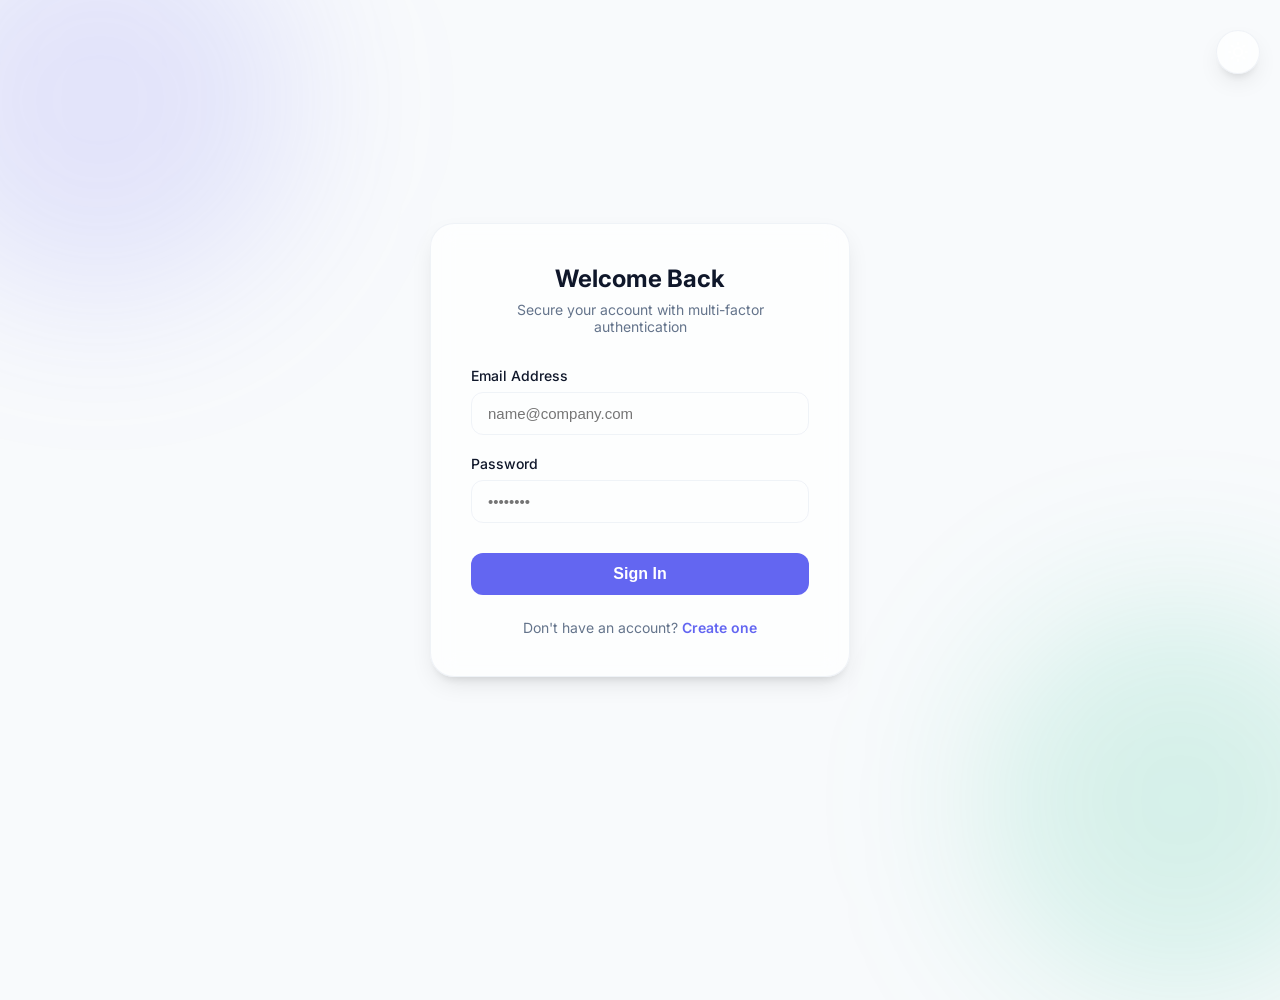
<file: index.html>
<!DOCTYPE html>
<html lang="en">
<head>
    <meta charset="UTF-8">
    <meta name="viewport" content="width=device-width, initial-scale=1.0">
    <title>Login | MFA Secure</title>
    <link rel="stylesheet" href="style.css">
    <link rel="preconnect" href="https://fonts.googleapis.com">
    <link rel="preconnect" href="https://fonts.gstatic.com" crossorigin>
    <link href="https://fonts.googleapis.com/css2?family=Inter:wght@400;500;600;700&display=swap" rel="stylesheet">
</head>
<body>
    <button class="theme-toggle" id="themeToggle" title="Toggle Dark Mode">
        <svg xmlns="http://www.w3.org/2000/svg" width="20" height="20" viewBox="0 0 24 24" fill="none" stroke="currentColor" stroke-width="2" stroke-linecap="round" stroke-linejoin="round" class="theme-icon-sun"><circle cx="12" cy="12" r="5"/><line x1="12" y1="1" x2="12" y2="3"/><line x1="12" y1="21" x2="12" y2="23"/><line x1="4.22" y1="4.22" x2="5.64" y2="5.64"/><line x1="18.36" y1="18.36" x2="19.78" y2="19.78"/><line x1="1" y1="12" x2="3" y2="12"/><line x1="21" y1="12" x2="23" y2="12"/><line x1="4.22" y1="19.78" x2="5.64" y2="18.36"/><line x1="18.36" y1="5.64" x2="19.78" y2="4.22"></svg>
    </button>

    <main class="auth-card">
        <h1>Welcome Back</h1>
        <p class="subtitle">Secure your account with multi-factor authentication</p>

        <div id="alert" class="alert"></div>

        <form id="loginForm">
            <div class="form-group">
                <label for="email">Email Address</label>
                <input type="email" id="email" placeholder="name@company.com" required>
            </div>
            <div class="form-group">
                <label for="password">Password</label>
                <input type="password" id="password" placeholder="••••••••" required>
            </div>
            
            <button type="submit" id="loginBtn">
                <div class="btn-content">
                    <span class="loader" id="loader"></span>
                    <span>Sign In</span>
                </div>
            </button>
        </form>

        <div class="auth-footer">
            Don't have an account? <a href="register.html">Create one</a>
        </div>
    </main>

    <script src="script.js"></script>
</body>
</html>
</file>
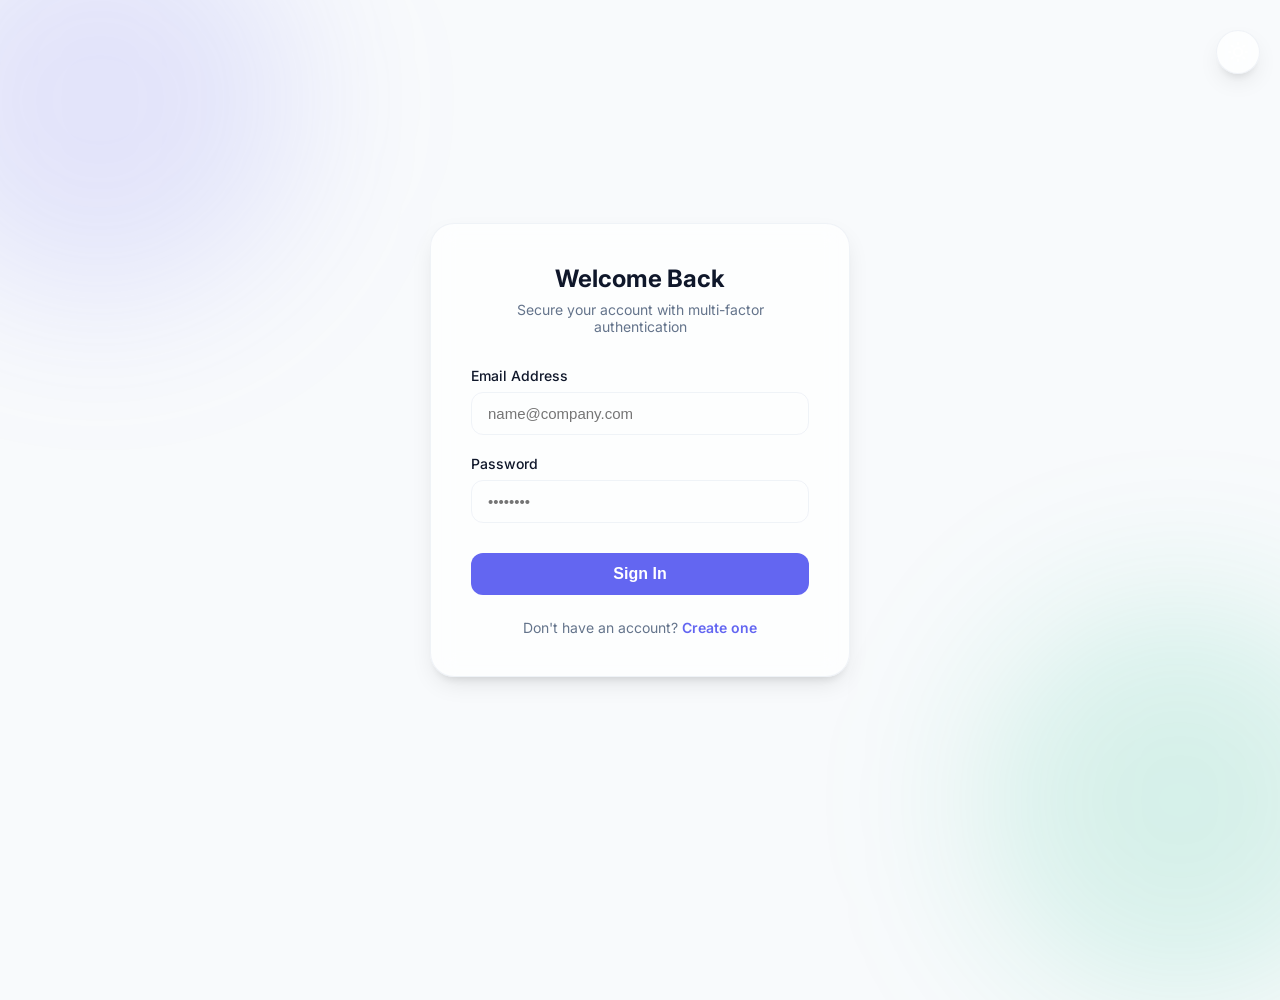
<file: dashboard.html>
<!DOCTYPE html>
<html lang="en">
<head>
    <meta charset="UTF-8">
    <meta name="viewport" content="width=device-width, initial-scale=1.0">
    <title>Dashboard | MFA Secure</title>
    <link rel="stylesheet" href="style.css">
    <link rel="preconnect" href="https://fonts.googleapis.com">
    <link rel="preconnect" href="https://fonts.gstatic.com" crossorigin>
    <link href="https://fonts.googleapis.com/css2?family=Inter:wght@400;500;600;700&display=swap" rel="stylesheet">
</head>
<body>
    <button class="theme-toggle" id="themeToggle" title="Toggle Dark Mode">
        <svg xmlns="http://www.w3.org/2000/svg" width="20" height="20" viewBox="0 0 24 24" fill="none" stroke="currentColor" stroke-width="2" stroke-linecap="round" stroke-linejoin="round"><circle cx="12" cy="12" r="5"/><line x1="12" y1="1" x2="12" y2="3"/><line x1="12" y1="21" x2="12" y2="23"/><line x1="4.22" y1="4.22" x2="5.64" y2="5.64"/><line x1="18.36" y1="18.36" x2="19.78" y2="19.78"/><line x1="1" y1="12" x2="3" y2="12"/><line x1="21" y1="12" x2="23" y2="12"/><line x1="4.22" y1="19.78" x2="5.64" y2="18.36"/><line x1="18.36" y1="5.64" x2="19.78" y2="4.22"></svg>
    </button>

    <main class="auth-card welcome-card">
        <div class="user-avatar" id="avatar">U</div>
        <h1>Welcome, <span id="userName">User</span>!</h1>
        <p class="subtitle">You have successfully logged in with two-factor authentication.</p>

        <button id="logoutBtn" style="background: var(--error-color); margin-top: 32px;">Logout</button>
    </main>

    <script src="script.js"></script>
</body>
</html>
</file>
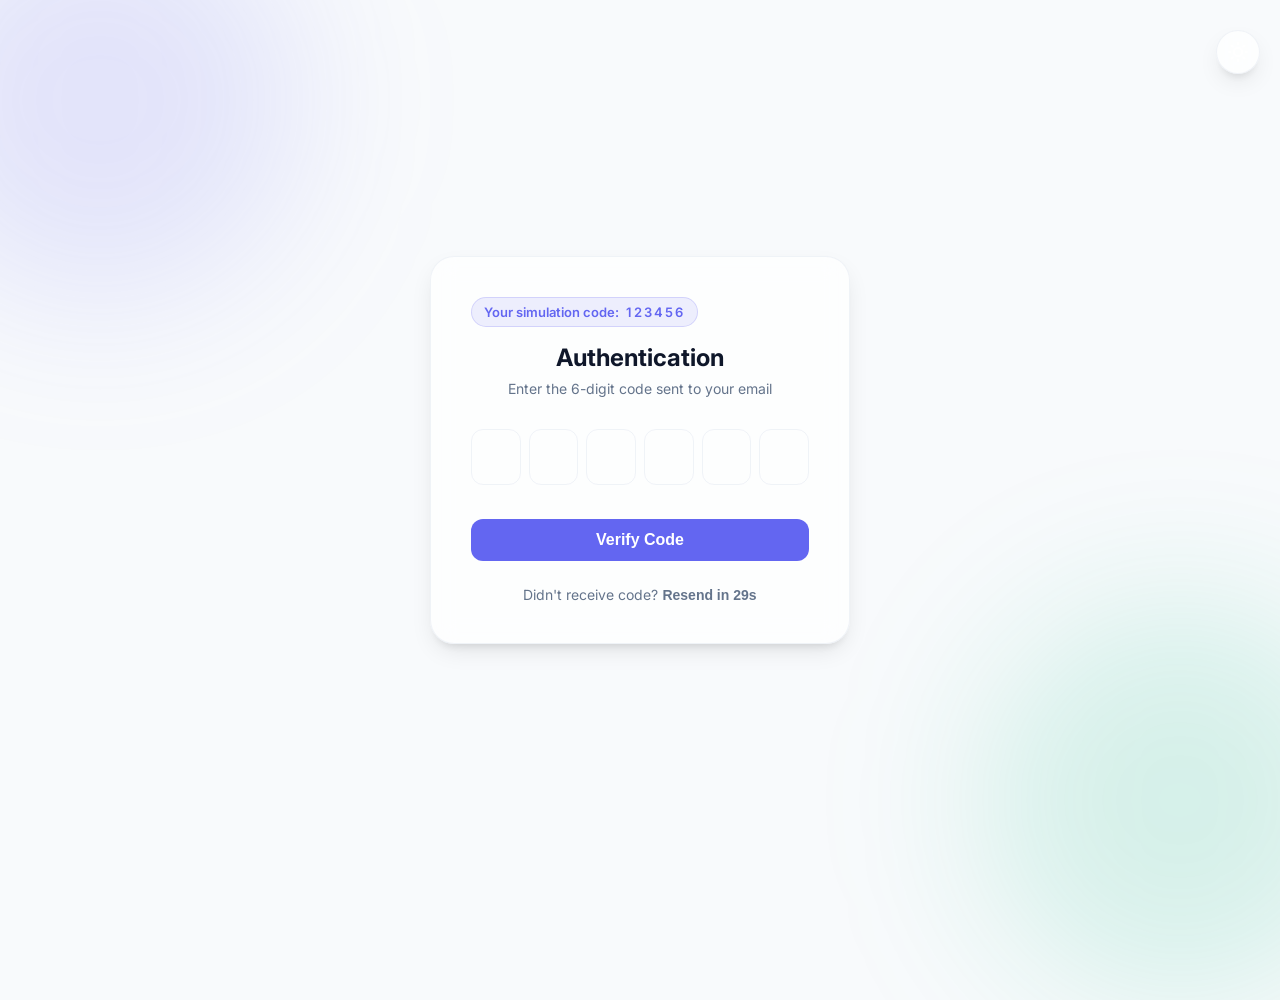
<file: otp.html>
<!DOCTYPE html>
<html lang="en">
<head>
    <meta charset="UTF-8">
    <meta name="viewport" content="width=device-width, initial-scale=1.0">
    <title>Verify OTP | MFA Secure</title>
    <link rel="stylesheet" href="style.css">
    <link rel="preconnect" href="https://fonts.googleapis.com">
    <link rel="preconnect" href="https://fonts.gstatic.com" crossorigin>
    <link href="https://fonts.googleapis.com/css2?family=Inter:wght@400;500;600;700&display=swap" rel="stylesheet">
</head>
<body>
    <button class="theme-toggle" id="themeToggle" title="Toggle Dark Mode">
        <svg xmlns="http://www.w3.org/2000/svg" width="20" height="20" viewBox="0 0 24 24" fill="none" stroke="currentColor" stroke-width="2" stroke-linecap="round" stroke-linejoin="round"><circle cx="12" cy="12" r="5"/><line x1="12" y1="1" x2="12" y2="3"/><line x1="12" y1="21" x2="12" y2="23"/><line x1="4.22" y1="4.22" x2="5.64" y2="5.64"/><line x1="18.36" y1="18.36" x2="19.78" y2="19.78"/><line x1="1" y1="12" x2="3" y2="12"/><line x1="21" y1="12" x2="23" y2="12"/><line x1="4.22" y1="19.78" x2="5.64" y2="18.36"/><line x1="18.36" y1="5.64" x2="19.78" y2="4.22"></svg>
    </button>

    <main class="auth-card">
        <div class="otp-hint">
            Your simulation code: <span>123456</span>
        </div>

        <h1>Authentication</h1>
        <p class="subtitle">Enter the 6-digit code sent to your email</p>

        <div id="alert" class="alert"></div>

        <form id="otpForm">
            <div class="otp-container">
                <input type="text" maxlength="1" class="otp-input" required>
                <input type="text" maxlength="1" class="otp-input" required>
                <input type="text" maxlength="1" class="otp-input" required>
                <input type="text" maxlength="1" class="otp-input" required>
                <input type="text" maxlength="1" class="otp-input" required>
                <input type="text" maxlength="1" class="otp-input" required>
            </div>
            
            <button type="submit" id="verifyBtn">
                <div class="btn-content">
                    <span class="loader" id="loader"></span>
                    <span>Verify Code</span>
                </div>
            </button>
        </form>

        <div class="resend-text">
            Didn't receive code? 
            <button id="resendBtn" class="resend-btn" disabled>Resend in <span id="timer">30</span>s</button>
        </div>
    </main>

    <script src="script.js"></script>
</body>
</html>
</file>
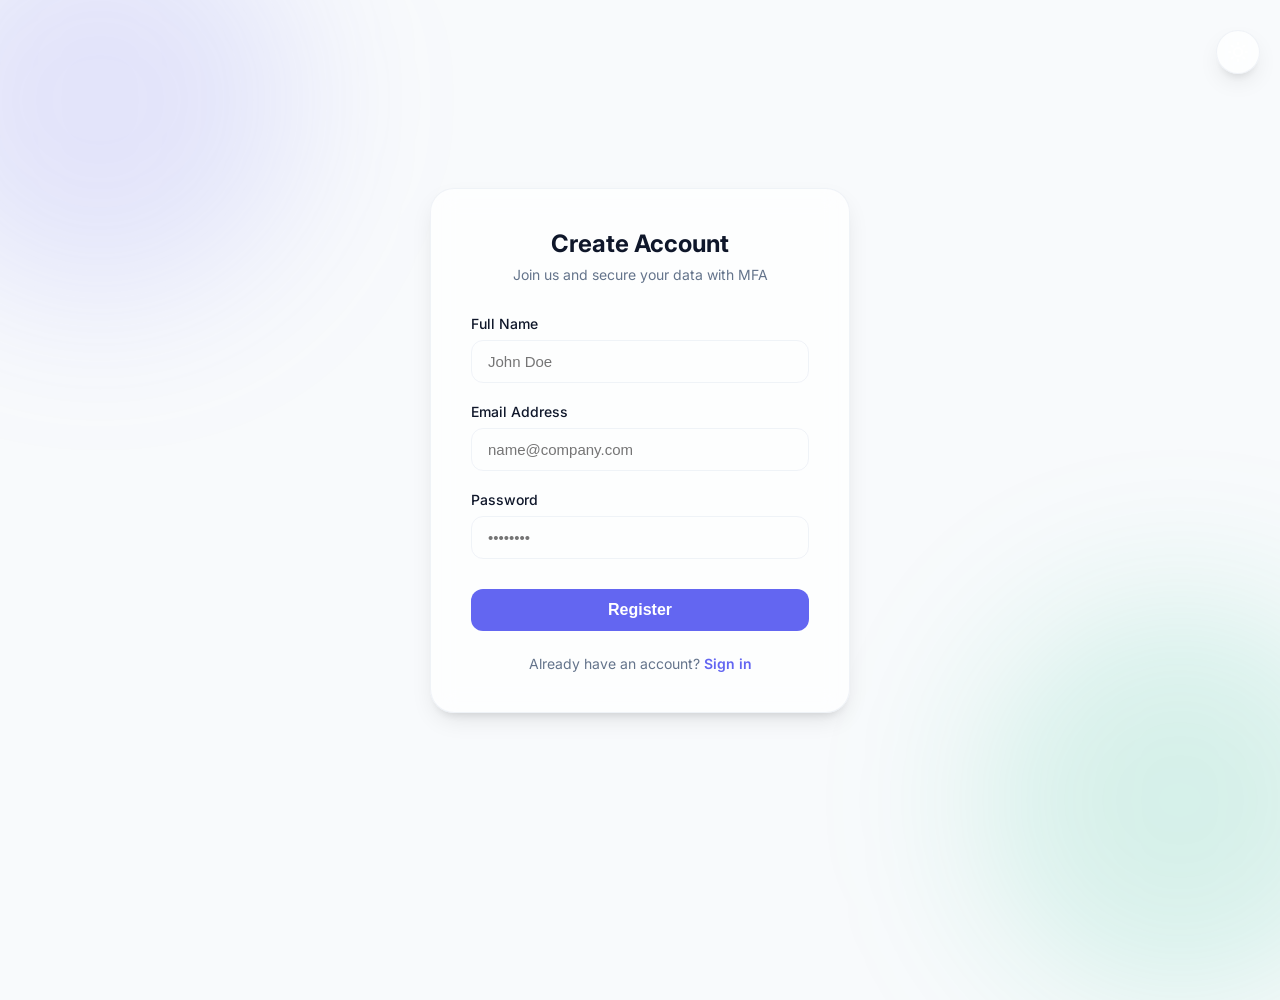
<file: register.html>
<!DOCTYPE html>
<html lang="en">
<head>
    <meta charset="UTF-8">
    <meta name="viewport" content="width=device-width, initial-scale=1.0">
    <title>Register | MFA Secure</title>
    <link rel="stylesheet" href="style.css">
    <link rel="preconnect" href="https://fonts.googleapis.com">
    <link rel="preconnect" href="https://fonts.gstatic.com" crossorigin>
    <link href="https://fonts.googleapis.com/css2?family=Inter:wght@400;500;600;700&display=swap" rel="stylesheet">
</head>
<body>
    <button class="theme-toggle" id="themeToggle" title="Toggle Dark Mode">
        <svg xmlns="http://www.w3.org/2000/svg" width="20" height="20" viewBox="0 0 24 24" fill="none" stroke="currentColor" stroke-width="2" stroke-linecap="round" stroke-linejoin="round"><circle cx="12" cy="12" r="5"/><line x1="12" y1="1" x2="12" y2="3"/><line x1="12" y1="21" x2="12" y2="23"/><line x1="4.22" y1="4.22" x2="5.64" y2="5.64"/><line x1="18.36" y1="18.36" x2="19.78" y2="19.78"/><line x1="1" y1="12" x2="3" y2="12"/><line x1="21" y1="12" x2="23" y2="12"/><line x1="4.22" y1="19.78" x2="5.64" y2="18.36"/><line x1="18.36" y1="5.64" x2="19.78" y2="4.22"></svg>
    </button>

    <main class="auth-card">
        <h1>Create Account</h1>
        <p class="subtitle">Join us and secure your data with MFA</p>

        <div id="alert" class="alert"></div>

        <form id="registerForm">
            <div class="form-group">
                <label for="name">Full Name</label>
                <input type="text" id="name" placeholder="John Doe" required>
            </div>
            <div class="form-group">
                <label for="regEmail">Email Address</label>
                <input type="email" id="regEmail" placeholder="name@company.com" required>
            </div>
            <div class="form-group">
                <label for="regPassword">Password</label>
                <input type="password" id="regPassword" placeholder="••••••••" required>
            </div>
            
            <button type="submit" id="registerBtn">
                <div class="btn-content">
                    <span class="loader" id="loader"></span>
                    <span>Register</span>
                </div>
            </button>
        </form>

        <div class="auth-footer">
            Already have an account? <a href="index.html">Sign in</a>
        </div>
    </main>

    <script src="script.js"></script>
</body>
</html>
</file>
<file: style.css>
:root {
  --primary-color: #6366f1;
  --primary-hover: #4f46e5;
  --bg-color: #f8fafc;
  --card-bg: rgba(255, 255, 255, 0.7);
  --text-color: #0f172a;
  --text-secondary: #64748b;
  --border-color: rgba(226, 232, 240, 0.5);
  --error-color: #ef4444;
  --success-color: #10b981;
  --shadow: 0 10px 25px -5px rgba(0, 0, 0, 0.1), 0 8px 10px -6px rgba(0, 0, 0, 0.1);
}

[data-theme="dark"] {
  --bg-color: #0f172a;
  --card-bg: rgba(30, 41, 59, 0.7);
  --text-color: #f1f5f9;
  --text-secondary: #94a3b8;
  --border-color: rgba(51, 65, 85, 0.5);
  --shadow: 0 20px 25px -5px rgba(0, 0, 0, 0.3), 0 10px 10px -5px rgba(0, 0, 0, 0.2);
}

* {
  margin: 0;
  padding: 0;
  box-sizing: border-box;
}

body {
  font-family: 'Inter', system-ui, -apple-system, sans-serif;
  background-color: var(--bg-color);
  color: var(--text-color);
  min-height: 100vh;
  display: flex;
  align-items: center;
  justify-content: center;
  transition: background-color 0.3s ease;
  overflow: hidden;
}

/* Background animated circles */
body::before, body::after {
  content: '';
  position: absolute;
  width: 400px;
  height: 400px;
  border-radius: 50%;
  z-index: -1;
  filter: blur(80px);
  animation: move 20s infinite alternate;
}

body::before {
  background: rgba(99, 102, 241, 0.15);
  top: -100px;
  left: -100px;
}

body::after {
  background: rgba(16, 185, 129, 0.15);
  bottom: -100px;
  right: -100px;
  animation-delay: -5s;
}

@keyframes move {
  from { transform: translate(0, 0); }
  to { transform: translate(100px, 100px); }
}

.auth-card {
  background: var(--card-bg);
  backdrop-filter: blur(12px);
  -webkit-backdrop-filter: blur(12px);
  border: 1px solid var(--border-color);
  border-radius: 24px;
  padding: 40px;
  width: 100%;
  max-width: 420px;
  box-shadow: var(--shadow);
  transition: transform 0.3s ease, background-color 0.3s ease;
}

.auth-card:hover {
  transform: translateY(-5px);
}

h1 {
  font-size: 24px;
  font-weight: 700;
  margin-bottom: 8px;
  text-align: center;
}

p.subtitle {
  color: var(--text-secondary);
  font-size: 14px;
  margin-bottom: 32px;
  text-align: center;
}

.form-group {
  margin-bottom: 20px;
}

label {
  display: block;
  font-size: 14px;
  font-weight: 500;
  margin-bottom: 8px;
  color: var(--text-color);
}

input[type="email"],
input[type="password"],
input[type="text"] {
  width: 100%;
  padding: 12px 16px;
  border-radius: 12px;
  border: 1px solid var(--border-color);
  background: transparent;
  color: var(--text-color);
  font-size: 15px;
  outline: none;
  transition: border-color 0.2s, box-shadow 0.2s;
}

input:focus {
  border-color: var(--primary-color);
  box-shadow: 0 0 0 4px rgba(99, 102, 241, 0.1);
}

button {
  width: 100%;
  padding: 12px;
  border-radius: 12px;
  border: none;
  background: var(--primary-color);
  color: white;
  font-size: 16px;
  font-weight: 600;
  cursor: pointer;
  transition: background-color 0.2s, transform 0.1s;
  margin-top: 10px;
}

button:hover {
  background: var(--primary-hover);
}

button:active {
  transform: scale(0.98);
}

.auth-footer {
  margin-top: 24px;
  text-align: center;
  font-size: 14px;
  color: var(--text-secondary);
}

.auth-footer a {
  color: var(--primary-color);
  text-decoration: none;
  font-weight: 600;
}

.auth-footer a:hover {
  text-decoration: underline;
}

/* OTP Input styles */
.otp-container {
  display: flex;
  justify-content: space-between;
  gap: 8px;
  margin-bottom: 24px;
}

.otp-input {
  width: 48px;
  height: 56px;
  text-align: center;
  font-size: 24px;
  font-weight: 700;
  border-radius: 12px;
  border: 1px solid var(--border-color);
  background: transparent;
  color: var(--text-color);
  outline: none;
  transition: border-color 0.2s, box-shadow 0.2s;
}

.otp-input:focus {
  border-color: var(--primary-color);
  box-shadow: 0 0 0 4px rgba(99, 102, 241, 0.1);
}

.resend-text {
  text-align: center;
  font-size: 14px;
  color: var(--text-secondary);
  margin-top: 16px;
}

.resend-btn {
  background: none;
  color: var(--primary-color);
  border: none;
  padding: 0;
  width: auto;
  font-size: 14px;
  font-weight: 600;
  cursor: pointer;
}

.resend-btn:disabled {
  color: var(--text-secondary);
  cursor: not-allowed;
}

/* OTP Hint Badge */
.otp-hint {
  background: rgba(99, 102, 241, 0.1);
  color: var(--primary-color);
  padding: 6px 12px;
  border-radius: 20px;
  font-size: 13px;
  font-weight: 600;
  display: inline-block;
  margin: 0 auto 16px;
  border: 1px solid rgba(99, 102, 241, 0.2);
  text-align: center;
  width: fit-content;
}

.otp-hint span {
  letter-spacing: 2px;
  margin-left: 4px;
}

/* Alert styles */
.alert {
  padding: 12px 16px;
  border-radius: 12px;
  font-size: 14px;
  margin-bottom: 20px;
  display: none;
  animation: fadeIn 0.3s ease;
}

.alert-error {
  background: rgba(239, 68, 68, 0.1);
  color: var(--error-color);
  border: 1px solid rgba(239, 68, 68, 0.2);
}

.alert-success {
  background: rgba(16, 185, 129, 0.1);
  color: var(--success-color);
  border: 1px solid rgba(16, 185, 129, 0.2);
}

@keyframes fadeIn {
  from { opacity: 0; transform: translateY(-10px); }
  to { opacity: 1; transform: translateY(0); }
}

/* Theme Toggle */
.theme-toggle {
  position: fixed;
  top: 20px;
  right: 20px;
  background: var(--card-bg);
  backdrop-filter: blur(8px);
  border: 1px solid var(--border-color);
  padding: 10px;
  border-radius: 50%;
  cursor: pointer;
  display: flex;
  align-items: center;
  justify-content: center;
  width: 44px;
  height: 44px;
  box-shadow: var(--shadow);
  z-index: 100;
}

/* Loading animation */
.loader {
  display: none;
  width: 20px;
  height: 20px;
  border: 2px solid #ffffff;
  border-bottom-color: transparent;
  border-radius: 50%;
  animation: rotation 1s linear infinite;
  margin-right: 8px;
}

@keyframes rotation {
  0% { transform: rotate(0deg); }
  100% { transform: rotate(360deg); }
}

.btn-content {
  display: flex;
  align-items: center;
  justify-content: center;
}

/* Welcome layout for Dashboard */
.welcome-card {
  text-align: center;
}

.welcome-card h1 {
  margin-bottom: 24px;
}

.user-avatar {
  width: 64px;
  height: 64px;
  background: var(--primary-color);
  color: white;
  border-radius: 50%;
  display: flex;
  align-items: center;
  justify-content: center;
  font-size: 24px;
  font-weight: 700;
  margin: 0 auto 16px;
}
</file>
